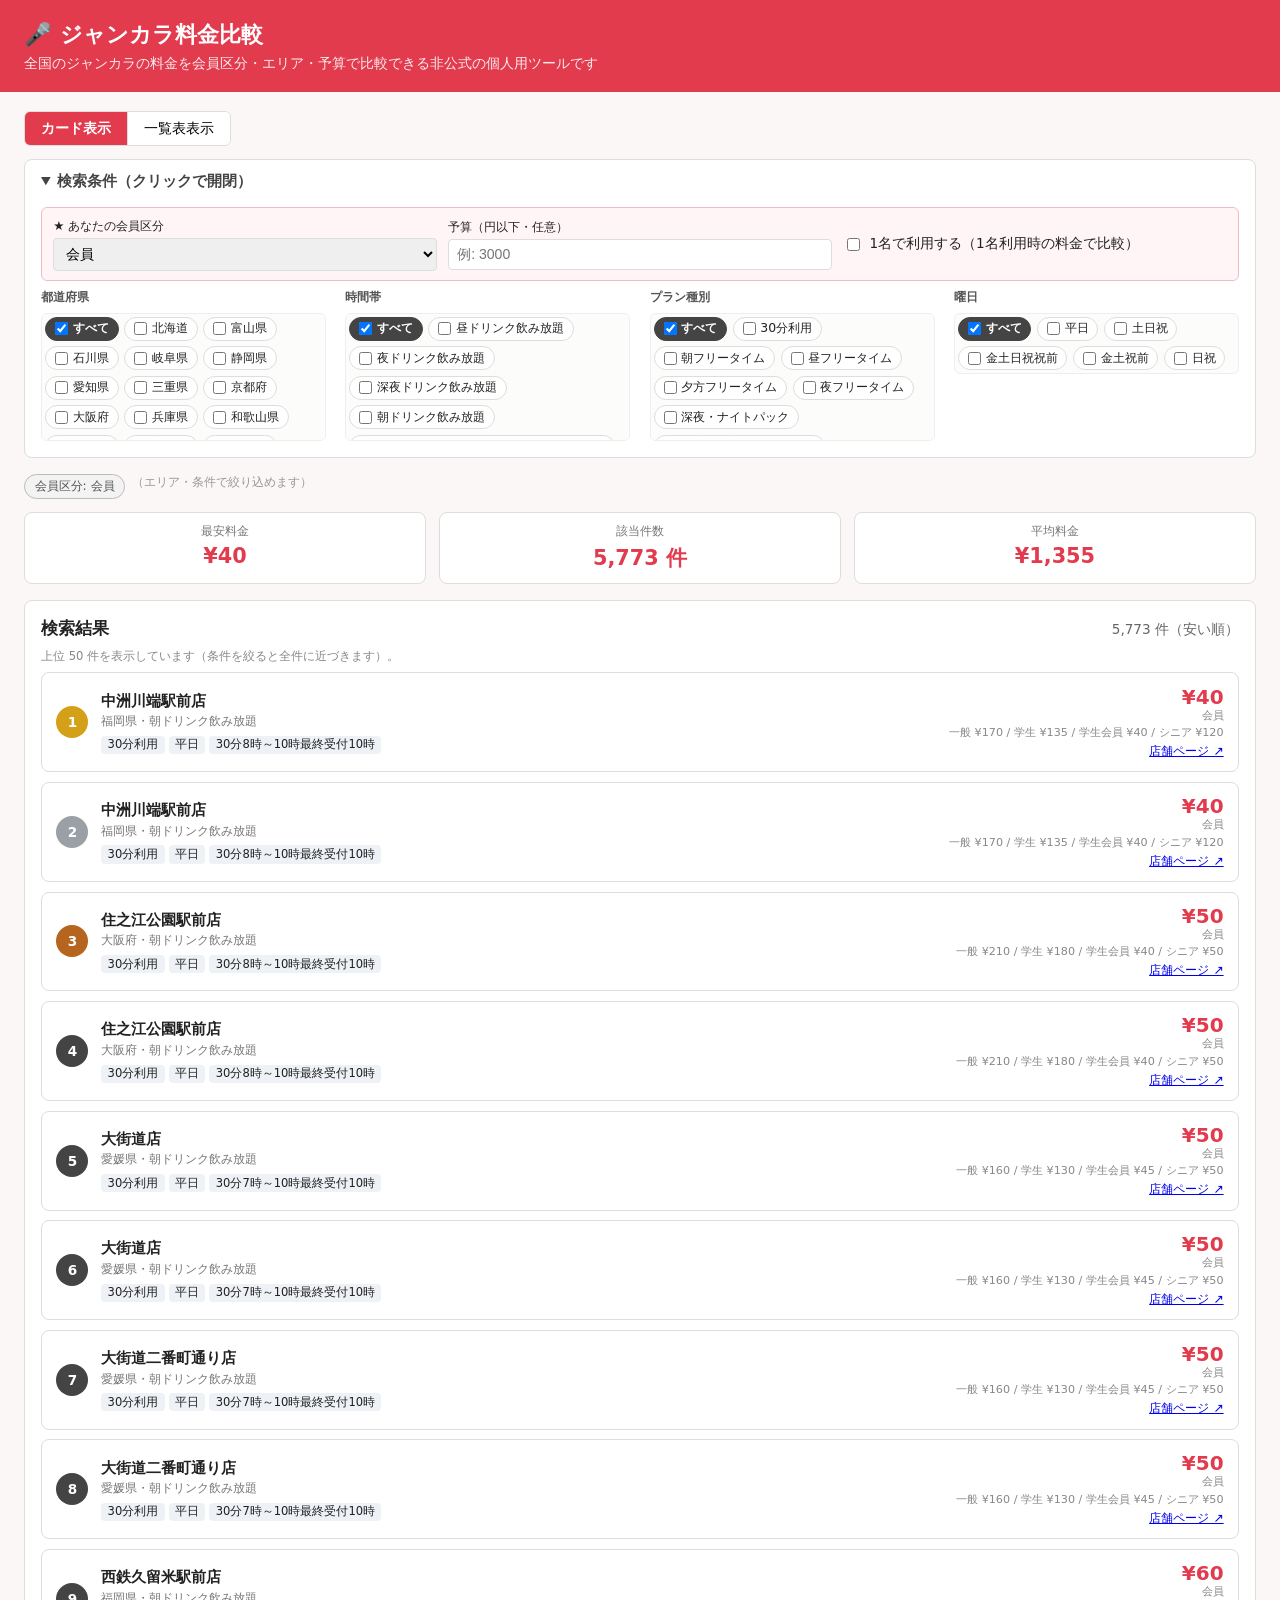
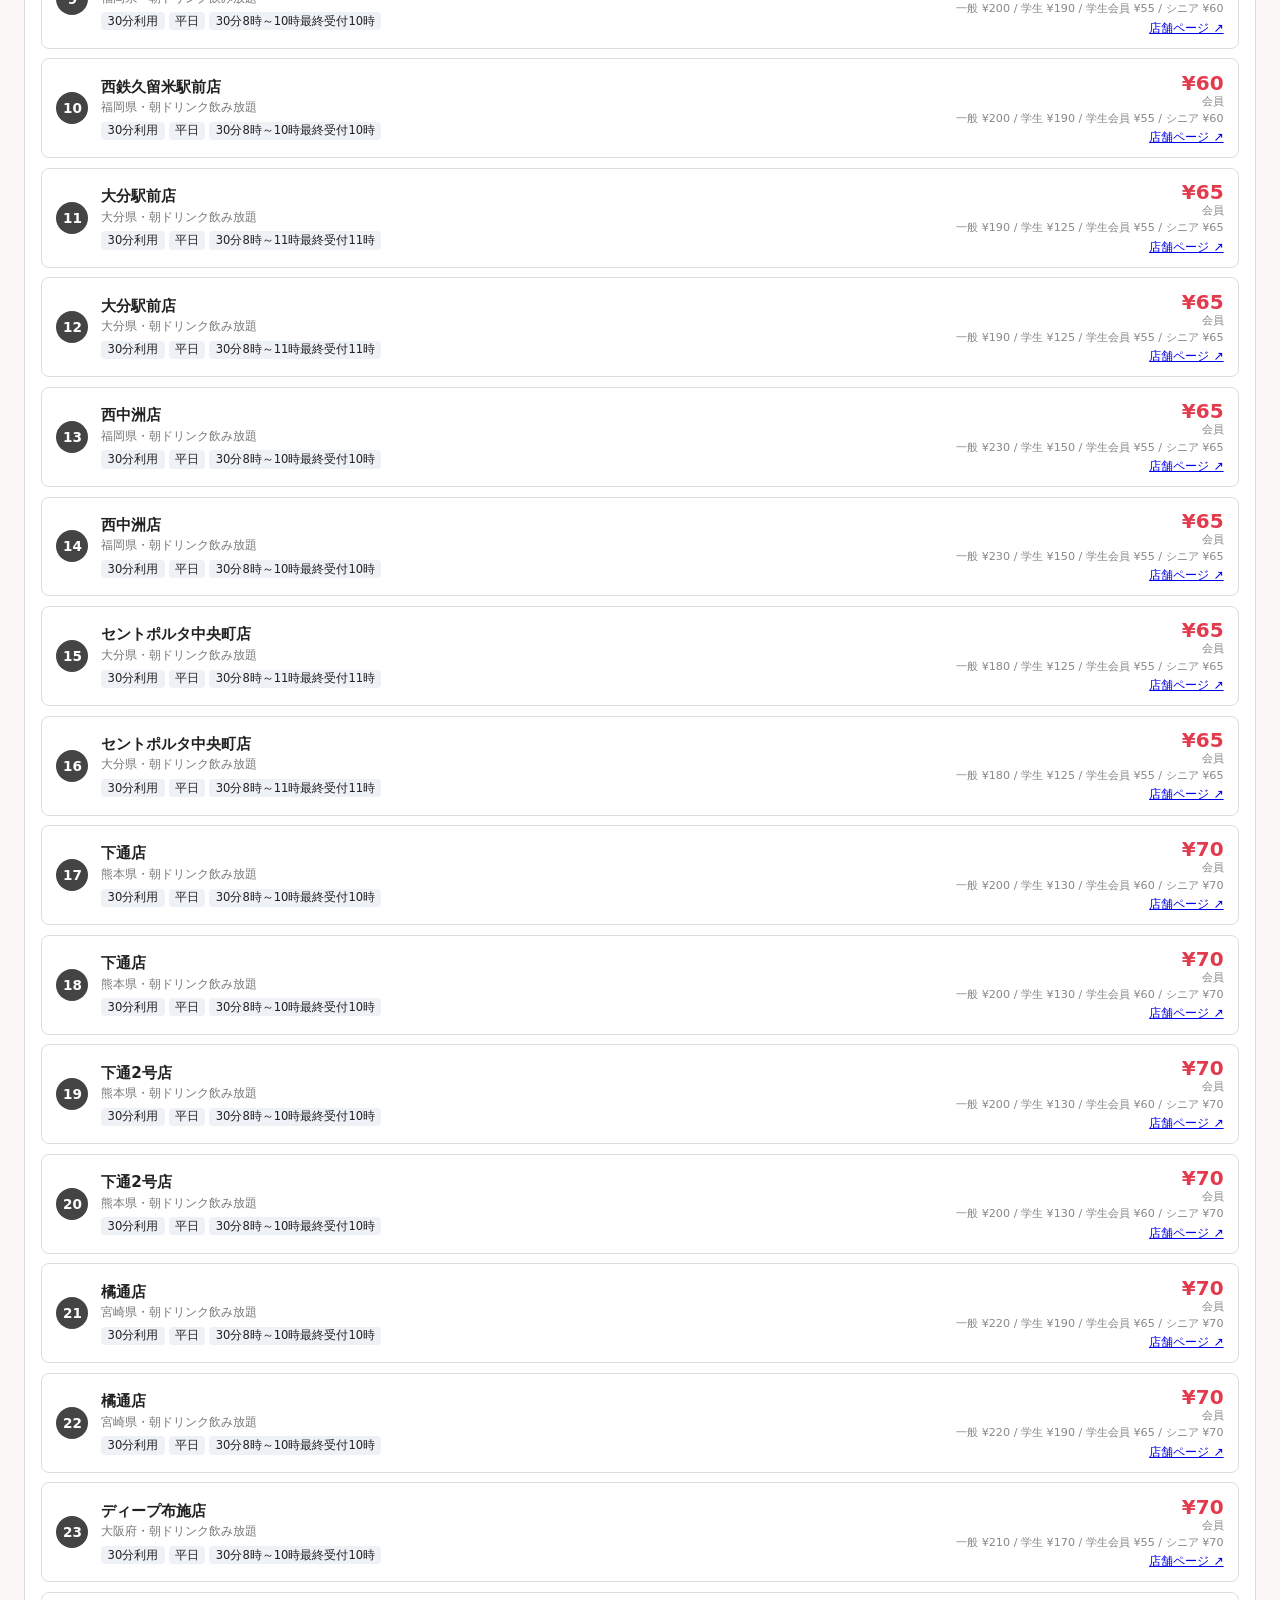
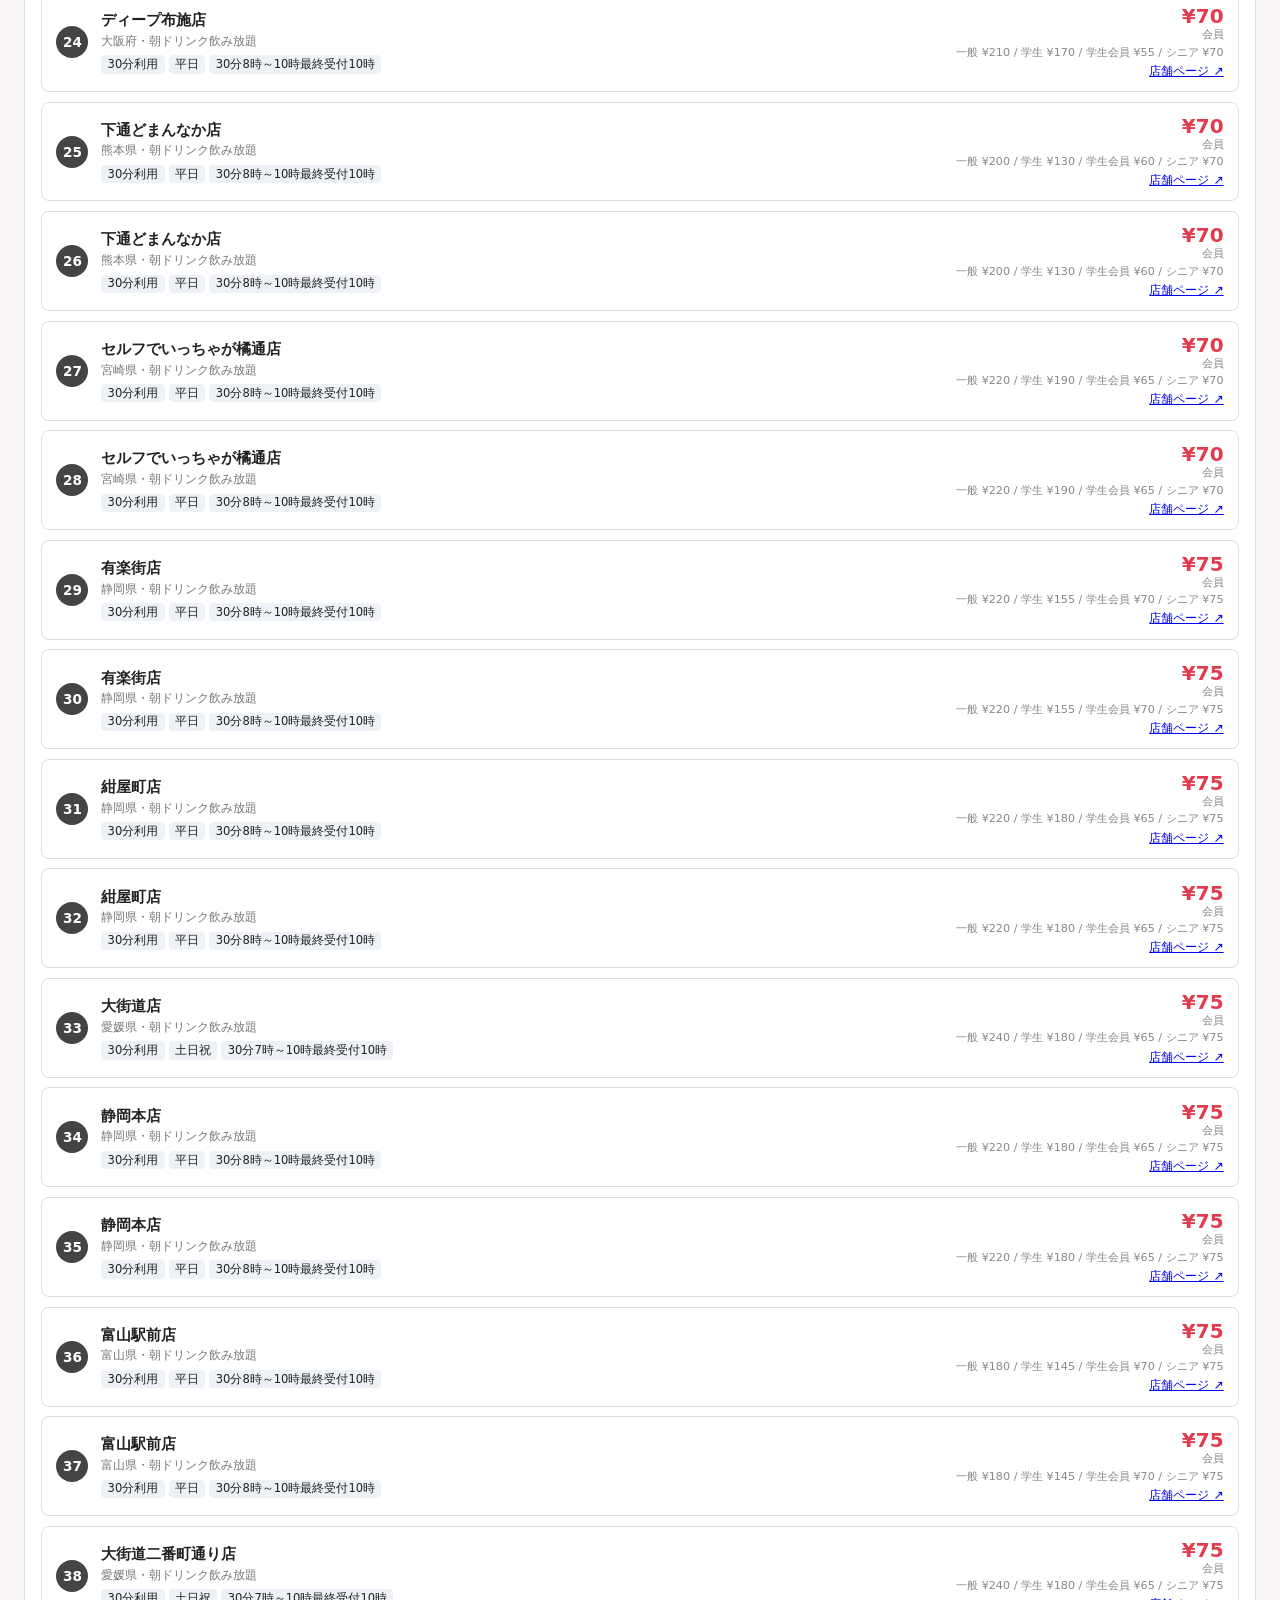
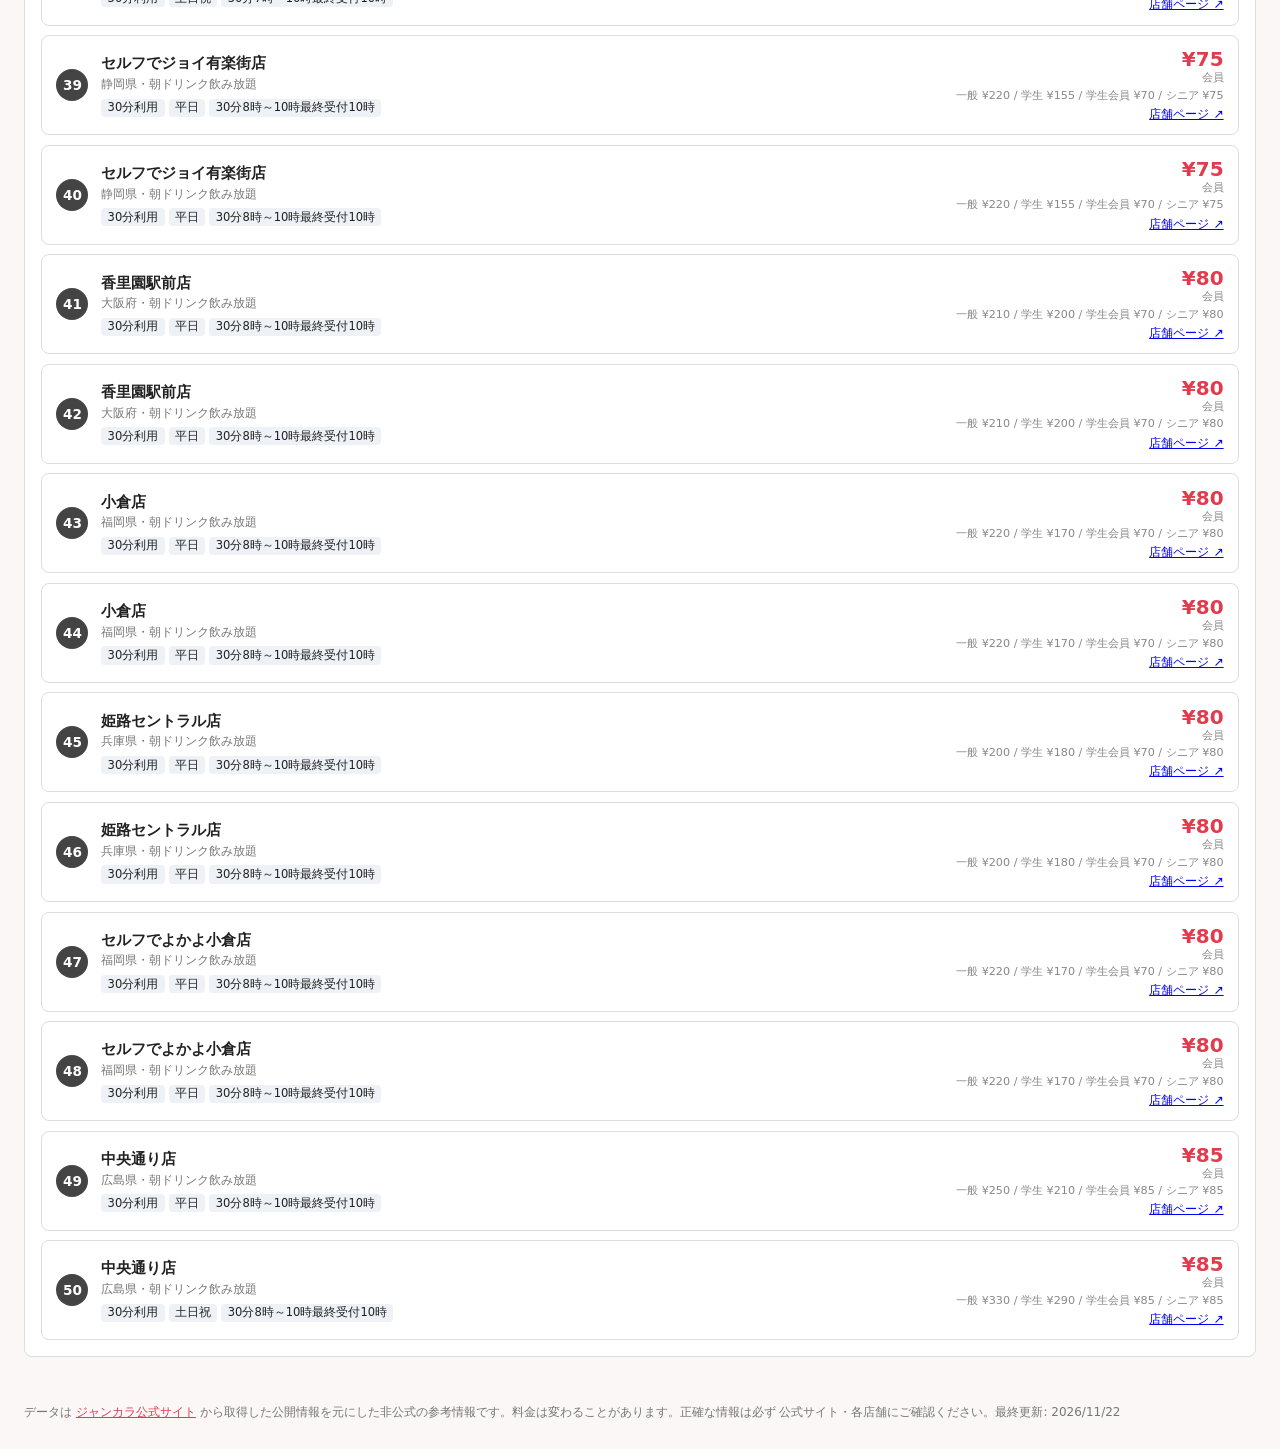
<file: docs/index.html>
<!DOCTYPE html>
<html lang="ja">
<head>
<meta charset="UTF-8">
<meta name="viewport" content="width=device-width, initial-scale=1.0">
<!-- 万一 XSS が混入しても外部スクリプトの読み込み・外部送信をさせないよう、自サイトのファイルのみ許可する
     （GitHub Pages はレスポンスヘッダを設定できないため meta で指定。frame-ancestors は meta では効かない） -->
<meta http-equiv="Content-Security-Policy" content="default-src 'none'; script-src 'self'; style-src 'self'; connect-src 'self'; img-src 'self'; base-uri 'none'; form-action 'none'">
<meta name="referrer" content="strict-origin-when-cross-origin">
<title>ジャンカラ料金比較</title>
<link rel="stylesheet" href="style.css">
</head>
<body>
<header>
  <h1>🎤 ジャンカラ料金比較</h1>
  <p class="subtitle">全国のジャンカラの料金を会員区分・エリア・予算で比較できる非公式の個人用ツールです</p>
</header>

<main>
  <div class="mode-toggle-row">
    <div class="mode-toggle">
      <button id="modeCardBtn" class="mode-btn active" type="button">カード表示</button>
      <button id="modeTableBtn" class="mode-btn" type="button">一覧表表示</button>
    </div>
  </div>

  <details class="filters" open>
    <summary>検索条件（クリックで開閉）</summary>
    <div class="filter-body">
      <div class="filter-row condition-row condition-row-primary">
        <label>★ あなたの会員区分
          <select id="memberType"></select>
        </label>
        <label>予算（円以下・任意）
          <input type="number" id="priceMax" min="0" step="100" placeholder="例: 3000">
        </label>
        <label class="check-label">
          <input type="checkbox" id="soloMode"> 1名で利用する（1名利用時の料金で比較）
        </label>
      </div>

      <div class="filter-grid">
        <div class="filter-group">
          <p class="filter-group-label">都道府県</p>
          <div class="chip-row" id="prefFilters"></div>
        </div>
        <div class="filter-group">
          <p class="filter-group-label">時間帯</p>
          <div class="chip-row" id="sectionFilters"></div>
        </div>
        <div class="filter-group">
          <p class="filter-group-label">プラン種別</p>
          <div class="chip-row" id="planTypeFilters"></div>
        </div>
        <div class="filter-group">
          <p class="filter-group-label">曜日</p>
          <div class="chip-row" id="dayFilters"></div>
        </div>
      </div>
    </div>
  </details>

  <div id="conditionChips" class="condition-chips"></div>

  <div class="summary-row">
    <div class="summary-box">
      <p class="summary-label">最安料金</p>
      <p class="summary-value" id="summaryMin">—</p>
    </div>
    <div class="summary-box">
      <p class="summary-label">該当件数</p>
      <p class="summary-value" id="summaryCount">—</p>
    </div>
    <div class="summary-box">
      <p class="summary-label">平均料金</p>
      <p class="summary-value" id="summaryAvg">—</p>
    </div>
  </div>

  <section class="results">
    <div class="results-header">
      <h2>検索結果</h2>
      <span id="resultCount" class="result-count"></span>
    </div>

    <p id="soloNote" class="results-note"></p>
    <p id="cardNote" class="results-note"></p>
    <div id="cardResults" class="card-results"></div>

    <div id="tableResults" class="hidden">
      <div class="table-scroll"></div>
    </div>
  </section>
</main>

<footer>
  <p>
    データは <a href="https://jankara.ne.jp/" target="_blank" rel="noopener">ジャンカラ公式サイト</a>
    から取得した公開情報を元にした非公式の参考情報です。料金は変わることがあります。正確な情報は必ず
    公式サイト・各店舗にご確認ください。最終更新: <span id="updatedAt"></span>
  </p>
</footer>

<script src="app.js"></script>
</body>
</html>
</file>
<file: docs/style.css>
:root {
  --accent: #e23b4e;
  --bg: #faf7f6;
  --border: #ddd;
}

* { box-sizing: border-box; }

.hidden { display: none !important; }

body {
  font-family: "Hiragino Sans", "Noto Sans JP", system-ui, sans-serif;
  margin: 0;
  background: var(--bg);
  color: #222;
}

header {
  background: var(--accent);
  color: white;
  padding: 1.2rem 1.5rem;
}
header h1 { margin: 0 0 0.3rem; font-size: 1.4rem; }
header .subtitle { margin: 0; font-size: 0.85rem; opacity: 0.9; }

main { padding: 1.2rem 1.5rem; max-width: 1300px; margin: 0 auto; }

.mode-toggle-row { margin-bottom: 0.8rem; }
.mode-toggle { display: inline-flex; border: 1px solid var(--border); border-radius: 6px; overflow: hidden; }
.mode-btn { padding: 0.45rem 1rem; font-size: 0.85rem; border: none; background: white; cursor: pointer; }
.mode-btn + .mode-btn { border-left: 1px solid var(--border); }
.mode-btn.active { background: var(--accent); color: white; font-weight: bold; }

.filters {
  background: white;
  border: 1px solid var(--border);
  border-radius: 8px;
  padding: 0 1rem 1rem;
  margin-bottom: 1rem;
}
.filters summary { padding: 0.8rem 0; font-size: 0.92rem; font-weight: bold; cursor: pointer; color: #444; }
.filter-body { padding-top: 0.2rem; }

.condition-row-primary { background: #fff5f6; border: 1px solid #f0bcc3; border-radius: 6px; padding: 0.6rem 0.7rem; margin-bottom: 0.8rem; }

.filter-grid {
  display: grid;
  grid-template-columns: repeat(auto-fit, minmax(190px, 1fr));
  gap: 1.2rem;
}

.filter-group { margin-bottom: 0; }
.filter-group-label { font-size: 0.78rem; color: #555; margin: 0 0 0.4rem; font-weight: bold; }

.filter-row {
  display: flex;
  flex-wrap: wrap;
  gap: 0.7rem;
  align-items: center;
  margin-bottom: 0.5rem;
}
.condition-row label { flex: 1; min-width: 140px; }

.filter-row label { display: flex; flex-direction: column; font-size: 0.78rem; gap: 0.2rem; }
.filter-row label.check-label { flex-direction: row; align-items: center; gap: 0.4rem; font-size: 0.85rem; cursor: pointer; }
.filter-row select, .filter-row input[type=number] {
  padding: 0.4rem 0.5rem; border: 1px solid var(--border); border-radius: 4px; font-size: 0.88rem; width: 100%;
}

.chip-row { display: flex; flex-wrap: wrap; gap: 0.35rem; font-size: 0.78rem; max-height: 8rem; overflow-y: auto; padding: 0.2rem; border: 1px solid #eee; border-radius: 6px; background: #fcfcfb; }
.chip {
  display: inline-flex; align-items: center; gap: 0.3rem;
  border: 1px solid var(--border); border-radius: 20px;
  padding: 0.15rem 0.55rem; cursor: pointer; background: #fff; white-space: nowrap;
}
.chip input { margin: 0; }
.chip:has(input:checked) { background: #fde8ea; border-color: var(--accent); }
.chip.chip-all { font-weight: bold; }
.chip.chip-all:has(input:checked) { background: #444; border-color: #444; color: white; }

.condition-chips { display: flex; flex-wrap: wrap; gap: 0.4rem; margin-bottom: 0.8rem; min-height: 1.6rem; }
.condition-chip {
  display: inline-flex; align-items: center; gap: 0.3rem; font-size: 0.76rem;
  background: #fff0f2; border: 1px solid var(--accent); color: var(--accent);
  border-radius: 14px; padding: 0.2rem 0.3rem 0.2rem 0.6rem;
}
.condition-chip.fixed { background: #f3f3f3; border-color: #bbb; color: #555; padding-right: 0.6rem; }
.condition-chip button {
  border: none; background: none; color: var(--accent); cursor: pointer; font-size: 0.85rem;
  line-height: 1; padding: 0 0.2rem;
}
.no-condition { font-size: 0.78rem; color: #999; }

.summary-row { display: flex; gap: 0.8rem; margin-bottom: 1rem; }
.summary-box { flex: 1; background: white; border: 1px solid var(--border); border-radius: 8px; padding: 0.7rem 1rem; text-align: center; }
.summary-label { font-size: 0.74rem; color: #777; margin: 0 0 0.2rem; }
.summary-value { font-size: 1.3rem; font-weight: bold; margin: 0; color: var(--accent); }

.results { background: white; border: 1px solid var(--border); border-radius: 8px; padding: 1rem; }
.results-header { display: flex; align-items: baseline; gap: 1rem; margin-bottom: 0.6rem; }
.results-header h2 { font-size: 1.05rem; margin: 0; }
.result-count { font-size: 0.85rem; color: #666; margin-left: auto; }
.results-note { font-size: 0.72rem; color: #888; margin: 0 0 0.5rem; }

table { width: 100%; border-collapse: collapse; background: white; }
th, td { padding: 0.5rem 0.6rem; border-bottom: 1px solid var(--border); font-size: 0.85rem; text-align: left; }
th { background: #f2edeb; position: sticky; top: 0; z-index: 1; }
tr:hover td { background: #fff5f6; }

.tag-list { display: flex; flex-wrap: wrap; gap: 0.25rem; }
.tag { background: #eef2f6; border-radius: 4px; padding: 0.1rem 0.4rem; font-size: 0.72rem; white-space: nowrap; }
.tag.tag-emphasis { background: #fde8ea; color: var(--accent); font-weight: bold; }

.card-results { display: flex; flex-direction: column; gap: 0.6rem; }
.result-card-outer { border: 1px solid var(--border); border-radius: 8px; background: white; overflow: hidden; }
.result-card { display: flex; align-items: center; gap: 0.8rem; padding: 0.7rem 0.9rem; }
.rank-badge {
  flex: 0 0 auto; width: 2rem; height: 2rem; border-radius: 50%; background: #444; color: white;
  display: flex; align-items: center; justify-content: center; font-weight: bold; font-size: 0.85rem;
}
.result-card-outer:nth-child(1) .rank-badge { background: #d4a017; }
.result-card-outer:nth-child(2) .rank-badge { background: #9aa0a6; }
.result-card-outer:nth-child(3) .rank-badge { background: #b5651d; }
.card-body { flex: 1; min-width: 0; }
.card-body h3 { font-size: 0.95rem; margin: 0 0 0.1rem; }
.card-sub { font-size: 0.76rem; color: #777; margin: 0 0 0.35rem; }
.card-price { flex: 0 0 auto; text-align: right; }
.price-main { font-size: 1.25rem; font-weight: bold; color: var(--accent); }
.price-label { font-size: 0.68rem; color: #888; }
.price-others { font-size: 0.7rem; color: #888; margin-top: 0.15rem; }
.card-price a { font-size: 0.78rem; display: inline-block; margin-top: 0.2rem; }
.empty-note { color: #888; font-size: 0.85rem; }

@media (max-width: 700px) {
  .result-card { flex-wrap: wrap; }
  .card-price { text-align: left; margin-left: 2.8rem; }
}

.table-scroll { max-height: 72vh; overflow: auto; }
.table-scroll table { min-width: 100%; }
.table-scroll th:first-child, .table-scroll td:first-child { position: sticky; left: 0; background: #fafafa; z-index: 2; }
.na { color: #ccc; }

footer { padding: 1rem 1.5rem; font-size: 0.75rem; color: #777; max-width: 1300px; margin: 0 auto; }
footer a { color: var(--accent); }
</file>
